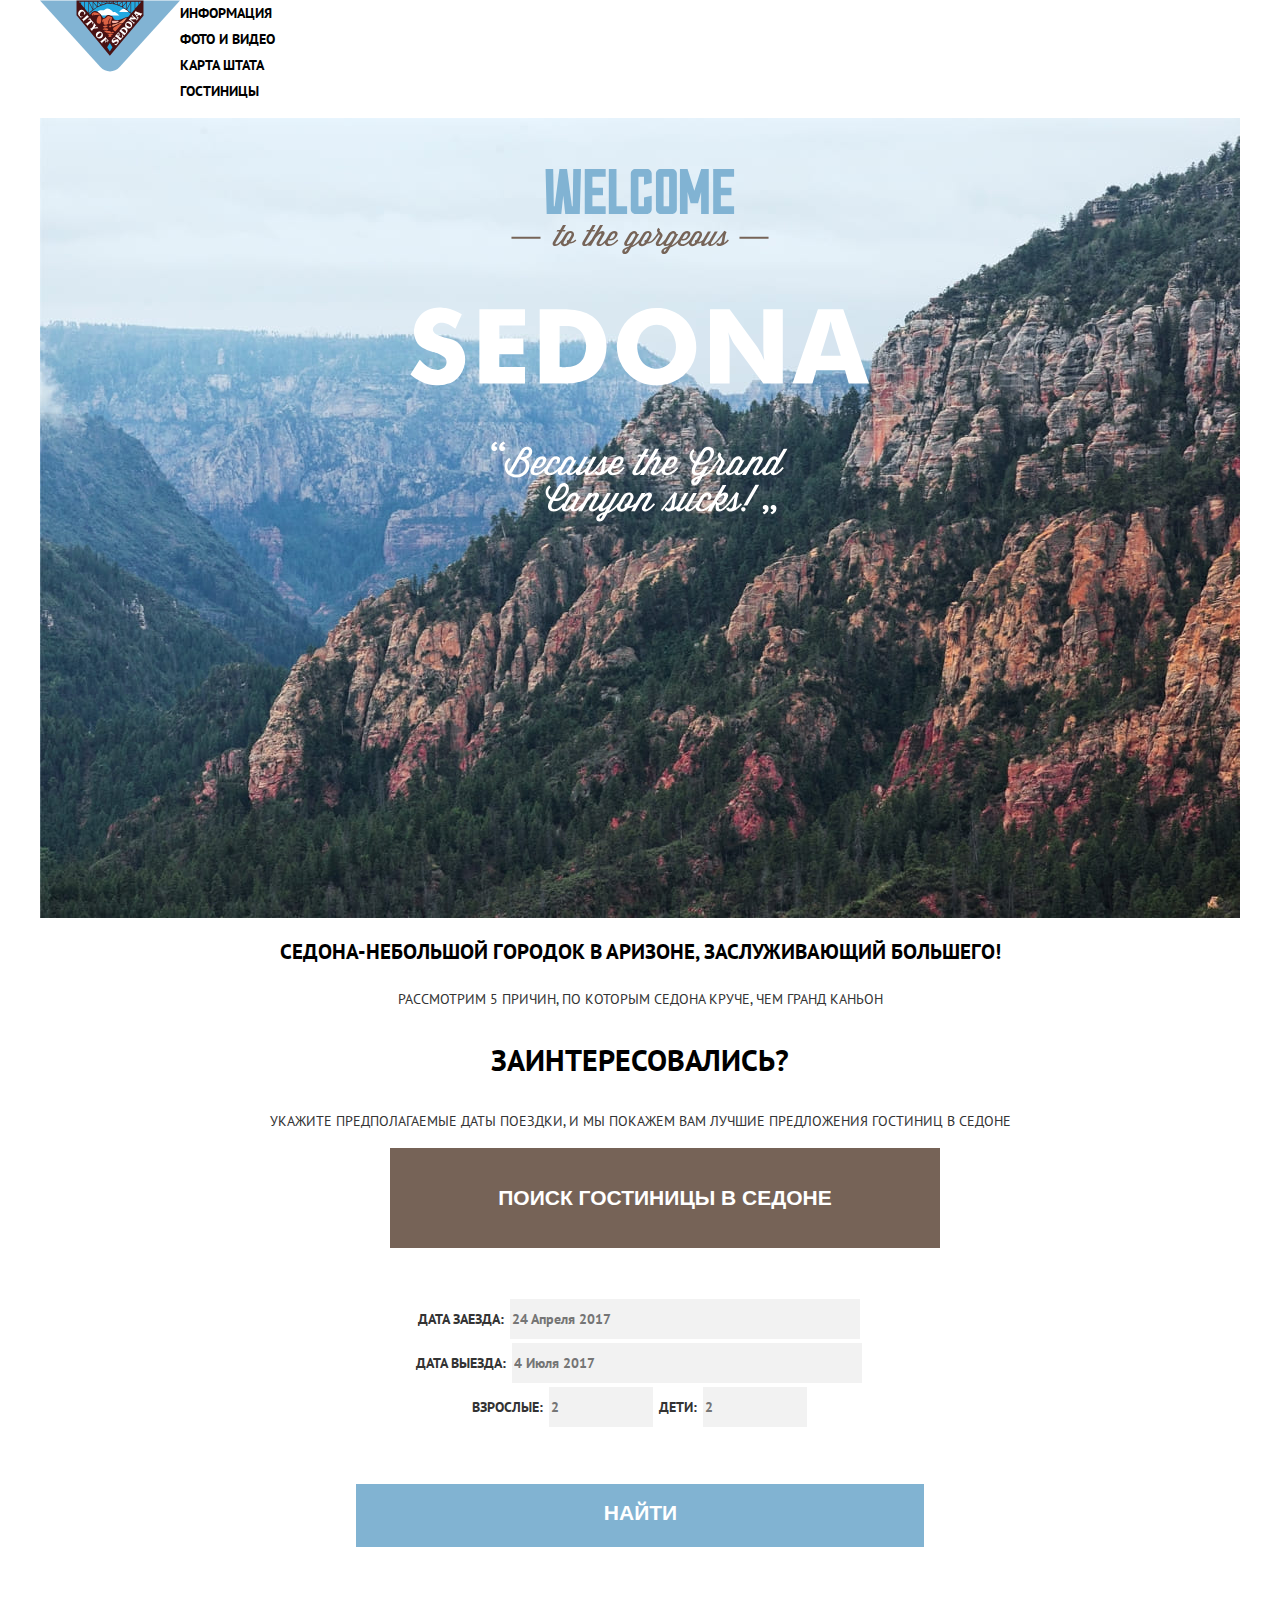
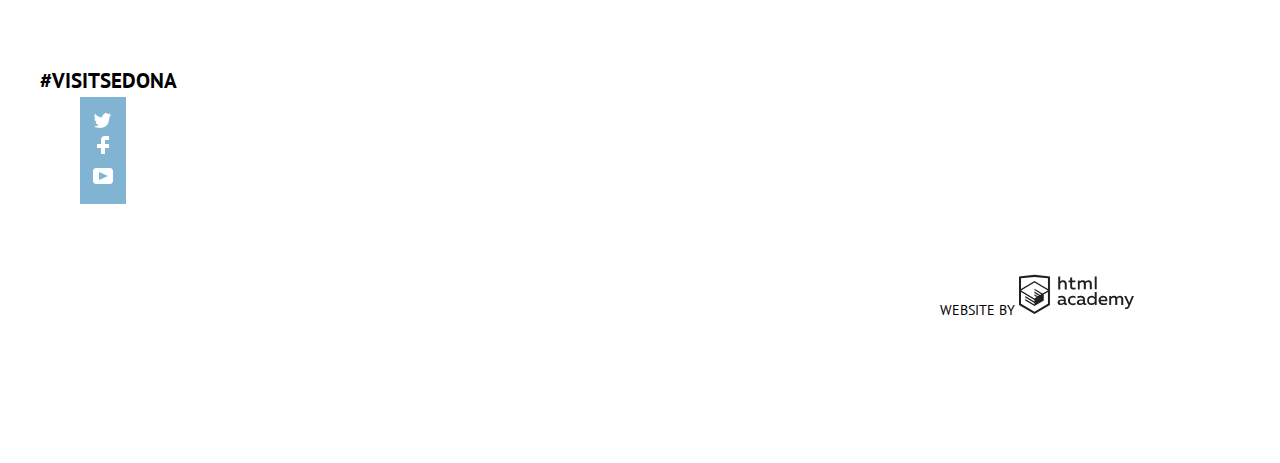
<file: index.html>
<!DOCTYPE html>
<html lang="ru">
<head>
  <meta charset="utf-8">
  <title>HTML Academy: Седона</title>
  <link href="https://fonts.googleapis.com/css?family=PT+Sans:400,700&display=swap&subset=cyrillic" rel="stylesheet">
  <link rel="stylesheet" href="css/style.css">
     <!--<link rel="stylesheet" href="css/3.css">-->
</head>
<body>
 <div class="container">
  <header class="main-header">
	<nav class="main-navigation"> 
  	 <div class="container">
			<a><img class="logo" src="img/logo-sedona.svg" width="140" height="72" alt="Логотип отеля Седона"></a>
  			<ul class="main-navigation-list">
  			  <li><a href="#">Информация</a></li>
  			  <li><a href="#">Фото и видео</a></li>
  			  <li><a href="#">Карта штата</a></li>
  			  <li><a href="catalog.html">Гостиницы</a></li>	
        </ul>
  	 </div>
  </nav>
  </header>
  <main>
    <section class="hero">
	     <h1 class="visually-hidden">SEDONA</h1>  	
       <img class="welcom-sedona" src="img/intro-welcome.svg" width="460" height="355" alt="Welcom SEDONA"> <!--крупное фото-->
    </section>
  		<p class="motto">
  			Седона-небольшой городок в Аризоне, заслуживающий большего!
  		</p>
  		<h2 class="visually-hidden">Преимущества</h2>
  		  <p class="features-item">
  			Рассмотрим 5 причин, по которым Седона круче, чем Гранд Каньон
  		  </p> 	
  			<!--тут будут перечислены все преимущества, возможно ввиде таблицы-->
  		  <p class="interested">Заинтересовались?</p>
  		<h2 class="visually-hidden">Бронирование</h2>
  		  <p class="estimated-dates">
  			Укажите предполагаемые даты поездки, и мы покажем вам лучшие предложения гостиниц в Седоне
  		  </p>
		<h2 class="visually-hidden">Поиск гостиницы</h2>
		<button class="button" type="button">Поиск гостиницы в Седоне</button> 	
	<div class="index-form">
	  <section>
		<form class="main-form" action="https://echo.htmlacademy.ru" method="post">
		  <ul class="form-reservation">
			  <li class="li-1">
			    <label for="arrival-date">Дата заезда:</label>
          <input id="arrival-date" type="text" name="arrival-date" placeholder="24 Апреля 2017">
        </li>
        <li>
          <label for="date-of-departure">Дата выезда:</label>
          <input id="date-of-departure" type="text" name="date-of-departure" placeholder="4 Июля 2017">
        </li>
        <li class="li-3">
          <label for="amount-adults">Взрослые:</label>
          <input id="amount-adults" type="number" name="amount-adults" placeholder="2">
          <label for="amount-children">Дети:</label>
          <input id="amount-children" type="number" name="amount-children" placeholder="2">
        </li>
		  </ul>
			<button class="find-button" type="submit">Найти</button>
		</form>
	  </section>
	</div>
  </main>
  <footer class="main-footer">
 	  <span class="visit">#VISITSEDONA</span>
 	  <ul class="footer-social">
        <li>
          <a class="twitter" href="#" aria-label="SEDONA в Твиттере"><img src="img/twitter.svg" width="17" height="15" alt="Twitter"></a>
        </li>
        <li>
          <a class="facebook" href="#" aria-label="SEDONA в Фейсбуке"><img src="img/facebook.svg" width="12" height="22" alt="Facebook"></a>
        </li>
        <li>
          <a class="youtube" href="#" aria-label="SEDONA на youtube"><img src="img/youtube.svg" width="20" height="16" alt="youtube"></a>
        </li>				
 	  </ul>
 		<p class="web-site">website by
		  <a href="https://htmlacademy.ru/intensive/htmlcss">
		    <img src="img/logo-htmlacademy.svg" width="115" height="41" alt="Логотип htmlacademy" aria-label="Логотип htmlacademy">
		  </a> 				
    </p>
  </footer>
 </div>
</body>
</html>
</file>
<file: css/style.css>
body{
	margin: 0;
	padding: 0;

	font-family: "PT Sans", "Arial", sans-serif;
	font-size: 14px;
	line-height: 26px;
	font-weight: 400;
	color: #333333;
	text-transform: uppercase;

	background-color: #ffffff;
	/*временно для сетки*/
  	padding: 0;
}

a{
	text-decoration: none;
}

.visually-hidden {
	position: absolute;
	width: 1px;
	height: 1px;
	margin: -1px;
	border: 0;
	padding: 0;
	white-space: nowrap;
	clip-path: inset(100%);
	clip: rect(0 0 0 0);
	overflow: hidden;
}

.hotels-page{
	background-image: none;
}

.button{
	display: inline-block;
	width: 550px;
	min-height: 100px;
	margin-left: 350px;
	font-size: 21px;
	font-weight: 700;
	line-height: 26px;
	text-align: center;
	color: #ffffff;
	text-transform: uppercase;

	background-color: #766357;
	border: none;
}

.button:hover{
	background-color: #766357;
}
.button:focus{
	background-color: #604e43;
}
.button:active{
	background-color: #503e33;
}

/*Стиль для навигации*/
.main-navigation{
	color: #000000;	
}

/*.main-navigation-list{
	list-style: none;
}*/

.main-navigation-list a{
	color: #000000;
	font-weight: 700;
}
/*Доступность*/
.main-navigation-list a:hover,
.main-navigation-list a:focus{
}
.main-navigation-list a:hover{
	color: #81b3d2;
}
.main-navigation-list a:active{
	color: #cacaca;

}

.welcom-sedona{
	margin-top: 50px;
}

.hero{
	background-image: url(../img/background-sedona.jpg);
	text-align: center;
	min-height: 800px;
}

/*Не знаю как этот момент назвать правильно, это вроде девиз, 
но я не совсем уверена*/
.motto{
	font-size: 21px;
	font-weight: 700;
	text-align: center;
	color: #000000;
}

/*Преимущества*/
.features-item{
	text-align: center;
}


.interested{
	text-align: center;
	font-size: 30px;
	font-weight: 700;
	line-height: 36px;
	color: #000000;
}

.main-form{
	text-align: center;	
}
.estimated-dates{
	text-align: center;	
}

.form-reservation{
	font-weight: 700;
	text-transform: uppercase;
	list-style: none;
}

.form-reservation input{
	font: inherit;
	width: 346px;
	height: 38px;
	background-color: transparent;
	border: 2px solid #ffffff;
	background-color: #f2f2f2;
}

.form-reservation input:hover{
	background-color: #ebebeb;
}
.form-reservation input:focus{
	border: 2px solid #e5e5e5;
	background-color: #ffffff;
}

.find-button{
	color: #ffffff;
	font-size: 21px;
	font-weight: 700;
	text-transform: uppercase;

	padding: 17px 196px 22px 197px;
	background-color: #81b3d2;
	border: none;
}

.find-button:hover{
	background-color: #81b3d2;
}
.find-button:focus{
	background-color: #669ec0;
}
/*не очень понимаю, как тут убирается текст при нажатии на кнопку*/
.find-button:active{
	background-color: #5496bd;
}

/*для второй страницы*/

.catalog-body{
	background-color: 
}

.hotel-list{
	list-style: none;
}

.hotel h3{
	font-weight: 700;
}

.hotel-price{
	font-size: 14px;
	font-weight: 400;
	line-height: 21px;
}

.detail{
	text-align: center;
	color: #ffffff;
	font-weight: 700;
	line-height: 21px;	

	background-color: #81b3d2;
	border: none;
}

.detail:hover{
	background-color: #81b3d2;
}
.detail:focus{
	background-color: #669ec0;
}
.detail:active{
	background-color: #5496bd;
}

.reservation{
	color: #ffffff;
	font-weight: 700;
	line-height: 21px;

	background-color: #766357;
}

.reservation:hover{
	background-color: #766357;
}
.reservation:focus{
	background-color: #604e43;
}
.reservation:active{
	background-color: #503e33;
}

.rating{
	text-align: center;
	color: #666666;
	font-weight: 400;
	line-height: 21px;
	width: 110px;
	height: 27px;
	background-color: #f2f2f2;
}

/*Стили для footer*/

.main-footer{
	padding: 25px 0;
	min-height: 150px;

}

.main-footer .container {
  display: flex;
}

.visit{
	width: 300px;
	min-height: 150px;
	margin-right: 130px;
	font-size: 21px;
	font-weight: 700;
	color: #000000;
}

.footer-social{
	width: 200px;
	min-height: 150px;
	list-style: none;

}

.web-site{
	width: 300px;
	min-height: 150px;
	margin-left: auto;
	color: #000000;
}


.footer-social a{
	background-color: #81b3d2;
}

.footer-social a:focus{
	background-color: #669ec0;
}

.footer-social a:active{
	background-color: #5496bd;
}

.twitter{
	padding: 17px 15px 16px 14px;
}

.facebook{
	padding: 13px 17px 13px 17px;
}

.youtube{
	padding: 16px 13px 16px 13px;
}

.web-site{

}

/*Сеточные стили*/


.container {
  margin: 0 auto;
  max-width: 1200px;
  width: 100%;
}

.main-header{
	min-height: 50px;
	background-color: #ffffff;
}
.main-navigation{
	display: flex;
	flex-direction: column;
	justify-content: flex-start;
	align-items: center;
	min-height: 50px;
	background-color: transparent;
}

.logo{
	width: 140px;
	height: 72px;
	/*display: block;*/
}

.main-navigation-list{
	width: 1200px;
	padding: 0px;

	list-style: none;

	min-height: 56px;
	margin-top: 0px;
}

.main-navigation-wrapper{
	width: 100%;
	min-height: 56px;
}

.main-header .container {
  display: flex;
  justify-content: space-between;
}

.container .background{
	display: flex;
	justify-content: center;	

}

.index-form{
	display: block;
	margin-left: auto;
	margin-right: auto;
	width: 568px;
	min-height: 395px;

}

.main-form{
	display: flex;
	flex-direction: column;
	min-height: 280px;

}

.form-reservation{
	padding: 15px;
	list-style: none;
	display: flex;
	flex-direction: column;
	justify-content: space-between;
	font-weight: 700;
	text-transform: uppercase;
	margin-bottom: 20px;
}

.li-1{
	padding-top: 20px;
}

.li-3{
	padding-bottom: 20px;
}

.li-3 input{
	width: 100px;
}

.main-hotel{
	min-height: 445px;
	margin-bottom: 0px;
}

.hotel-list{
	list-style: none;
}

.hotel{
	display: flex;
}

.imagin{
	margin-left: 35px;
	padding: 30px;
}

.block-1{
	display: block;
	text-align: left;
}
</file>
